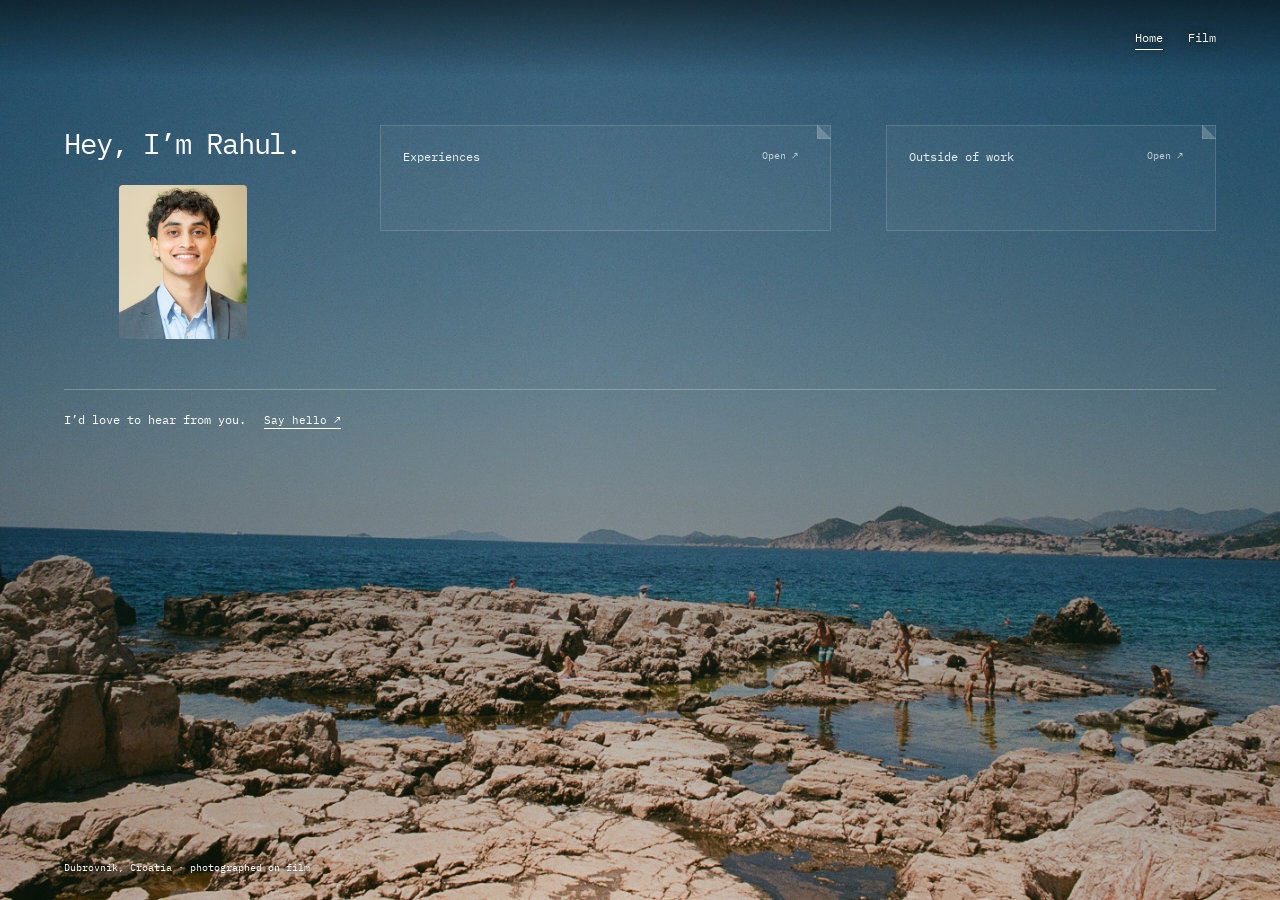
<file: index.html>
<!doctype html>
<html lang="en">
<head>
<meta charset="utf-8"><meta name="viewport" content="width=device-width,initial-scale=1">
<title>Rahul Mohankumar</title>
<meta name="description" content="Hey, I’m Rahul. I’m a software engineer currently based in San Francisco.">
<link rel="stylesheet" href="personal.css">
<link rel="stylesheet" href="postcard.css">
<link rel="stylesheet" href="profile-card.css"><link rel="stylesheet" href="open-photo.css"><style>.postcard-home .background-prose>p{font:16px/1.85 Georgia,serif;color:#fff;margin:0;max-width:480px}@media(max-width:650px){.postcard-home .background-prose>p{font-size:15px;line-height:1.8}}</style>



<link rel="stylesheet" href="three-columns.css">
<link rel="stylesheet" href="scrolls.css"><script src="scrolls.js" type="module"></script><link rel="stylesheet" href="typewriter.css"><link rel="stylesheet" href="navigation.css"></head>
<body class="postcard-home">
<img class="full-scene" src="assets/shoreline.jpg" alt="" aria-hidden="true" fetchpriority="high">
<div class="site">
<header class="site-nav"><nav aria-label="Main navigation"><a href="./" aria-current="page">Home</a><a href="film.html">Film</a></nav></header>
<main>
<section data-page="about" class="profile-home" aria-label="About Rahul">
<div class="profile-card">
<div class="profile-intro"><div><h1>Hey, I’m Rahul.</h1></div><div class="profile-photo"><img src="assets/rahul-portrait.jpg" alt="Rahul Mohankumar" width="1920" height="1280"></div></div>
<section class="profile-experience scroll-column" aria-label="Experiences"><div class="paper-scroll"><button class="scroll-toggle" aria-expanded="false" aria-controls="experience-scroll"><span>Experiences</span><span class="scroll-action">Open ↗</span></button><div id="experience-scroll" class="scroll-reveal" inert aria-hidden="true"><div class="scroll-clip"><div class="scroll-copy"><p>I studied Computer Science at the <a class="company-link" href="https://www.berkeley.edu/" target="_blank" rel="noopener noreferrer" aria-label="University of California, Berkeley (opens in a new tab)"><img src="assets/brands/berkeley.svg" alt="" width="16" height="16">University of California, Berkeley<span class="external-mark" aria-hidden="true">↗</span></a>, with minors in Data Science and Public Policy. My early work took me through startups and <a class="company-link" href="https://www.zetaglobal.com/sailthru/" target="_blank" rel="noopener noreferrer" aria-label="Sailthru (opens in a new tab)"><img src="assets/brands/sailthru-icon.svg" alt="" width="16" height="16">Sailthru<span class="external-mark" aria-hidden="true">↗</span></a>’s analytics team, before I joined <a class="company-link" href="https://www.visa.com/en-us" target="_blank" rel="noopener noreferrer" aria-label="Visa (opens in a new tab)"><img src="assets/brands/visa.ico" alt="" width="16" height="16">Visa<span class="external-mark" aria-hidden="true">↗</span></a> to combat fraud across billions of transactions. Today, at <a class="company-link" href="https://bretton.com/" target="_blank" rel="noopener noreferrer" aria-label="Bretton AI (opens in a new tab)"><img src="assets/brands/bretton-com.png" alt="" width="16" height="16">Bretton AI<span class="external-mark" aria-hidden="true">↗</span></a>, I’m helping build and deploy AI agents for financial institutions around the world.</p></div></div></div><span class="scroll-roll" aria-hidden="true"></span></div></section>
<section class="personal-prose scroll-column" aria-label="Outside of work"><div class="paper-scroll"><button class="scroll-toggle" aria-expanded="false" aria-controls="outside-scroll"><span>Outside of work</span><span class="scroll-action">Open ↗</span></button><div id="outside-scroll" class="scroll-reveal" inert aria-hidden="true"><div class="scroll-clip"><div class="scroll-copy"><p>Outside of work, I like playing guitar, traveling, and finding new coffee shops. I’ve also started shooting film—you can see <a href="film.html">some of my photos here</a>.</p></div></div></div><span class="scroll-roll" aria-hidden="true"></span></div></section>
<div class="profile-contact"><p>I’d love to hear from you.</p><a href="mailto:rahulmohankumar24@gmail.com">Say hello ↗</a></div>
</div><span class="profile-photo-caption">Dubrovnik, Croatia · photographed on film</span>
</section>
</main>

</div>
</body>
</html>
</file>
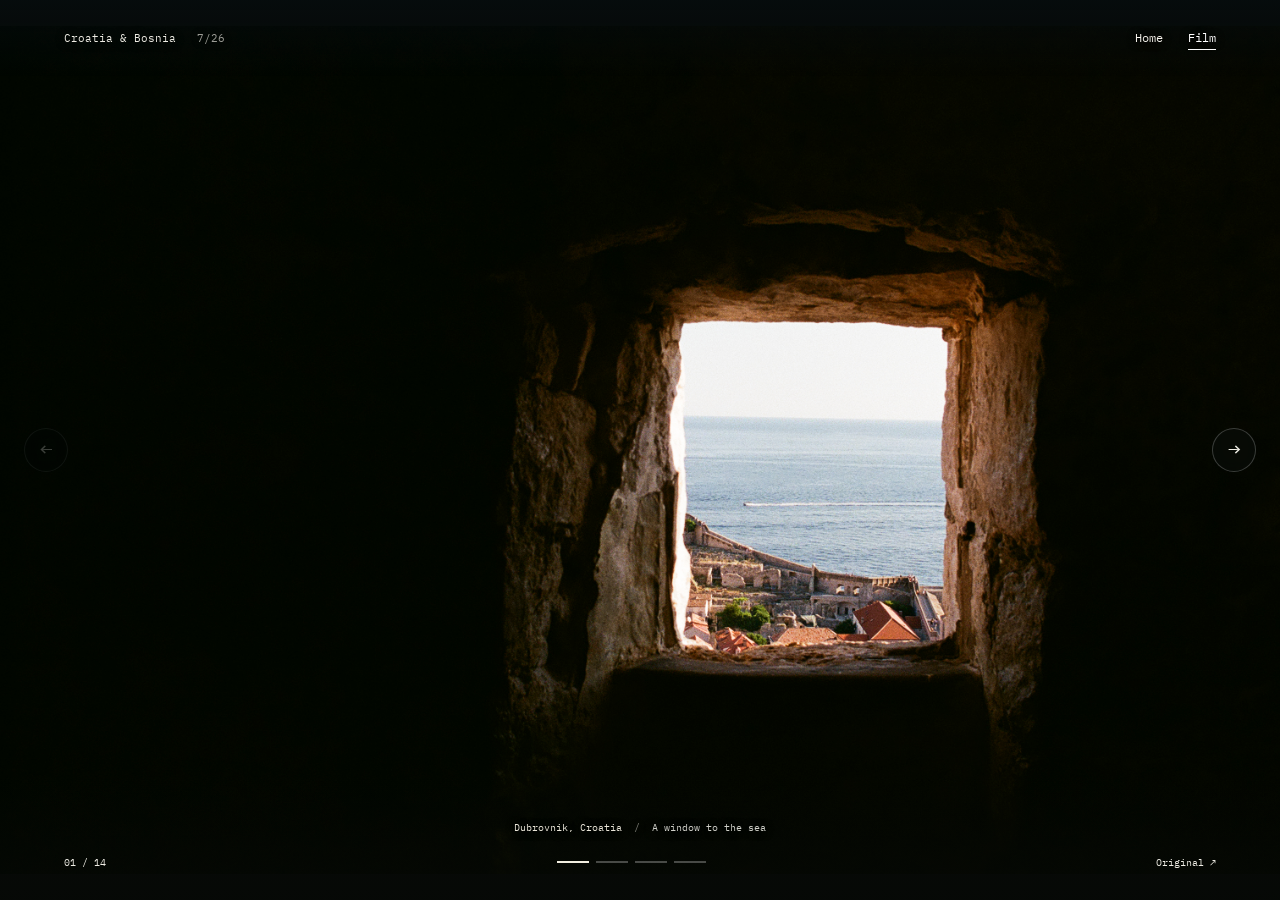
<file: croatia-bosnia.html>
<!doctype html><html lang="en"><head><meta charset="utf-8"><meta name="viewport" content="width=device-width,initial-scale=1"><title>Croatia &amp; Bosnia · Film</title><link rel="stylesheet" href="navigation.css"><link rel="stylesheet" href="film-gallery.css"><script src="film-viewer.js" type="module"></script></head><body>
<header class="site-nav"><nav aria-label="Main navigation"><a href="./">Home</a><a href="film.html" aria-current="page">Film</a></nav></header>
<main class="viewer" aria-label="Croatia and Bosnia photographs" aria-roledescription="carousel">
<a class="collection-name" href="film.html">Croatia &amp; Bosnia <span>7/26</span></a>
<figure class="photo-stage"><img id="frame" src="assets/stone-window.jpg" alt="A small stone window framing rooftops and the sea." fetchpriority="high"><figcaption id="photo-caption" aria-live="polite" aria-atomic="true"><span id="chapter">Dubrovnik, Croatia</span><span class="caption-divider">/</span><span id="photo-title">A window to the sea</span></figcaption></figure>
<button class="photo-arrow previous" aria-label="Previous photograph" disabled>←</button><button class="photo-arrow next" aria-label="Next photograph">→</button>
<div class="viewer-footer"><span id="photo-counter">01 / 14</span><div class="chapter-progress" aria-label="Photo chapters"></div><a id="original" href="assets/stone-window.jpg" target="_blank" rel="noopener">Original ↗</a></div>
<p class="load-message" role="status"></p><noscript><p class="no-script">Enable JavaScript to browse the collection.</p></noscript>
</main></body></html>
</file>
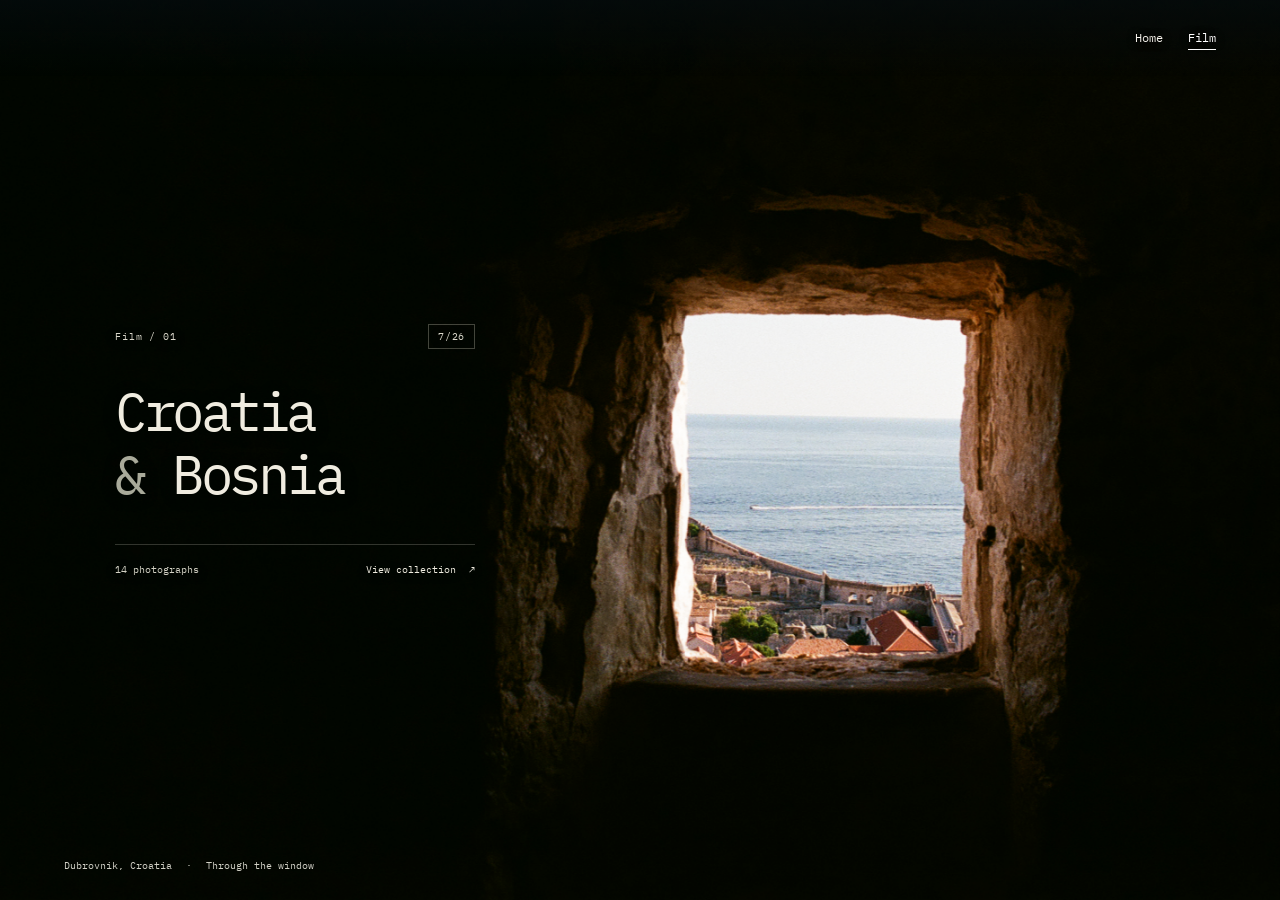
<file: film.html>
<!doctype html>
<html lang="en"><head><meta charset="utf-8"><meta name="viewport" content="width=device-width,initial-scale=1"><title>Film · Rahul Mohankumar</title><meta name="description" content="Photographs on film from Croatia and Bosnia, by Rahul Mohankumar."><link rel="stylesheet" href="film-cover.css"><link rel="stylesheet" href="navigation.css"></head>
<body><header class="site-nav"><nav aria-label="Main navigation"><a href="./">Home</a><a href="film.html" aria-current="page">Film</a></nav></header>
<img class="film-backdrop" src="assets/stone-window.jpg" alt="A stone window framing rooftops and the Adriatic Sea." fetchpriority="high">
<main class="film-cover"><a class="collection" href="croatia-bosnia.html" aria-label="View Croatia and Bosnia — 7/26, 14 photographs">
<div class="collection-meta"><span>Film / 01</span><span class="date-stamp">7/26</span></div>
<h1>Croatia<br><span class="ampersand">&amp;</span> Bosnia</h1>
<div class="collection-bottom"><span>14 photographs</span><span class="collection-open">View collection <span aria-hidden="true">↗</span></span></div>
</a></main>
<footer class="film-caption">Dubrovnik, Croatia <span>·</span> Through the window</footer>
</body></html>
</file>
<file: personal.css>
:root{color-scheme:light;--paper:#fff;--ink:#262626;--muted:#737373;--line:#e6e6e6;--accent:#333;--serif:Georgia,'Times New Roman',serif;--sans:-apple-system,BlinkMacSystemFont,'Segoe UI',sans-serif}*{box-sizing:border-box}body{margin:0;background:var(--paper);color:var(--ink);font:14px/1.6 var(--sans)}button,input,select,textarea{font:inherit}button{cursor:pointer;color:inherit}a{color:inherit;text-underline-offset:4px}button:focus-visible,a:focus-visible,input:focus-visible,select:focus-visible,textarea:focus-visible{outline:2px solid #555;outline-offset:4px}[hidden]{display:none!important}.site{max-width:1120px;margin:0 auto;padding:0 48px}.header{display:flex;justify-content:flex-end;padding:32px 0}.header nav{display:flex;gap:25px;font-size:12px}.header nav a{color:var(--muted);text-decoration:none}.header nav a[aria-current]{color:var(--ink);text-decoration:underline;text-underline-offset:6px}.home{padding:24px 0 46px}.introduction{display:flex;justify-content:space-between;align-items:center;gap:40px;margin-bottom:48px}.intro-text h1{font:400 32px/1.2 var(--serif);letter-spacing:-.8px;margin:0 0 16px}.intro-text p{font-size:15px;max-width:420px;margin:0 0 17px}.intro-text>a{font-size:12px}.portrait-frame{width:126px;height:142px;overflow:hidden;flex-shrink:0;margin-right:8px}.portrait-frame img{display:block;width:100%;height:100%;object-fit:cover;object-position:43% 35%;transform:scale(1.35);transform-origin:43% 35%}.section-label{font:400 12px/1.5 var(--sans);color:var(--muted);margin:0 0 25px}.experience-section,.education-section{border-top:1px solid var(--line);padding-top:24px}.career-entry{display:grid;grid-template-columns:minmax(200px,1fr) minmax(0,1.75fr);gap:48px;margin-bottom:30px}.company h3,.education-content h3{font:400 17px/1.4 var(--serif);margin:0 0 6px}.company p,.education-content>div:first-child p{font-size:11px;color:var(--muted);margin:0}.role h4,.education-content h4{font:400 13px/1.6 var(--sans);margin:0 0 7px}.role p,.education-content>div:last-child p{font:13px/1.7 var(--sans);color:#646464;margin:0;max-width:490px}.role-journey{list-style:none;padding:0;margin:0 0 12px;display:flex;flex-wrap:wrap;gap:3px 0;font-size:11px;line-height:1.8;color:#666}.role-journey li:not(:last-child):after{content:'→';display:inline-block;padding:0 9px;color:#aaa}.role-journey li:last-child{color:#262626}.education-section{margin-top:6px}.education-content{display:grid;grid-template-columns:minmax(200px,1fr) minmax(0,1.75fr);gap:48px}.footer{border-top:1px solid var(--line);padding:23px 0 30px;font:11px/1.5 var(--sans)}.watching{display:flex;align-items:baseline;flex-wrap:wrap;gap:12px;text-decoration:none}.footer-label{color:var(--muted)}#watching-title{font:italic 14px/1.5 var(--serif)}.page{padding:22px 0 45px}.elsewhere-heading h1{font:400 30px/1.2 var(--serif);letter-spacing:-.6px;margin:0 0 28px}.shelf-nav{display:flex;gap:25px;font-size:12px;border-bottom:1px solid var(--line);padding-bottom:14px;margin-bottom:28px}.shelf-nav a{text-decoration:none;color:var(--muted)}.shelf-nav a[aria-current]{color:var(--ink);text-decoration:underline}.collection-heading{display:flex;align-items:baseline;justify-content:space-between;gap:15px;flex-wrap:wrap;margin-bottom:23px}.collection-heading h2,.country-directory h2{font:400 22px/1.3 var(--serif);margin:0}.collection-heading>span,.country-count{font:11px/1.5 var(--sans);color:var(--muted)}.film{max-width:900px}.photo-view{margin:0}.photo-view>img{width:100%;height:auto;display:block}.photo-view figcaption{display:flex;justify-content:space-between;align-items:center;flex-wrap:wrap;gap:12px;font:11px/1.5 var(--sans);padding:12px 0;color:var(--muted)}#photo-title{font:italic 15px/1.5 var(--serif)}.photo-pagination{display:flex;align-items:center;gap:12px}.photo-pagination button{border:0;background:transparent;min-width:32px;min-height:36px;font-size:20px}.contact-sheet{display:grid;grid-template-columns:repeat(4,minmax(0,1fr));gap:22px 17px;margin-top:18px}.contact-sheet button{border:0;background:transparent;padding:0;text-align:left}.contact-sheet img{width:100%;height:auto;display:block}.contact-sheet span{font-size:10px;display:block;margin-top:8px;color:var(--muted)}.contact-sheet button[aria-pressed=true] span{text-decoration:underline;text-underline-offset:4px;color:var(--ink)}.globe-layout{display:grid;grid-template-columns:minmax(0,1.3fr) minmax(0,1fr);gap:35px;align-items:center}.globe{background:transparent;border:0;padding:0;width:100%;display:block;cursor:grab;touch-action:none}.globe:active{cursor:grabbing}.globe svg{display:block;width:100%}.globe-controls{display:flex;align-items:center;justify-content:center;gap:22px;font-size:12px;color:var(--muted)}.globe-controls button{border:0;background:transparent;font-size:21px;padding:8px}.selected-country{text-align:center;font:italic 16px/1.5 var(--serif);margin:13px 0 0}.country-directory{padding-top:18px}.country-count{margin:12px 0 20px}#country-list{display:grid;grid-template-columns:repeat(2,minmax(0,1fr));gap:4px 18px}#country-list button{font:14px/1.45 var(--serif);text-align:left;border:0;background:transparent;padding:5px 0;min-height:32px}#country-list button[aria-pressed=true]{text-decoration:underline;text-underline-offset:4px}.section-intro{font:15px/1.5 var(--serif);color:var(--muted);margin:0 0 25px}.log-group{margin:30px 0}.log-group h2{font:italic 20px/1.4 var(--serif);margin:0 0 14px}.public-entry{padding:17px 0;border-top:1px solid var(--line)}.public-entry h3{font:400 21px/1.3 var(--serif);margin:0}.entry-meta{font-size:11px;color:var(--muted);margin-top:8px}.public-entry p{margin:10px 0 0;font-size:14px;white-space:pre-wrap;overflow-wrap:anywhere}.favorite-mark{font:14px/1 var(--sans);margin-left:9px}
@media(max-width:760px){.site{padding:0 30px}.career-entry,.education-content{grid-template-columns:minmax(160px,1fr) minmax(0,1.5fr);gap:28px}.globe-layout{grid-template-columns:1fr;gap:25px}.globe-area{max-width:440px;width:100%;margin:auto}.introduction{gap:28px}.intro-text p{max-width:340px}}
@media(max-width:520px){.site{padding:0 24px}.header{padding:25px 0}.home{padding:15px 0 32px}.introduction{gap:20px;align-items:flex-start;margin-bottom:32px}.intro-text h1{font-size:27px;margin-bottom:12px}.intro-text p{font-size:13px;margin-bottom:12px}.portrait-frame{width:83px;height:100px;margin:3px 0 0}.career-entry,.education-content{grid-template-columns:1fr;gap:11px}.career-entry{margin-bottom:28px}.section-label{margin-bottom:22px}.company h3,.education-content h3{font-size:17px}.role p{font-size:12px}.role-journey{font-size:10px}.role-journey li:not(:last-child):after{padding:0 6px}.contact-sheet{grid-template-columns:repeat(2,minmax(0,1fr));gap:20px 12px}.photo-pagination{gap:5px}.footer{padding:20px 0}.watching{gap:7px 10px}.education-content>div:last-child p{font-size:12px}}

/* Quiet photographic character, with the career remaining the main content. */
:root{--paper:#f6f3ec;--ink:#30332f;--muted:#73766e;--line:#dcded4}body{background:#e7e8e1}.site{background:var(--paper);max-width:1120px;margin:28px auto;padding:0 48px}.header{padding:28px 0}.intro-text h1{font-size:34px;letter-spacing:-1px}.intro-text p{font:17px/1.6 var(--serif);max-width:400px}.portrait-frame{width:126px;height:142px;margin-right:0}.portrait-frame img{object-position:36% 32%;transform:scale(1.25);transform-origin:center}.section-label{font:italic 15px/1.5 var(--serif)}.company h3,.education-content h3{font-size:18px}.role p,.education-content>div:last-child p{font:15px/1.65 var(--serif);color:#64675f}.role h4{font-size:12px}.career-entry{margin-bottom:28px}.home-film{display:block;margin-top:35px;text-decoration:none}.home-film>img{display:block;width:100%;height:170px;object-fit:cover;object-position:center 71%}.home-film>span{display:flex;justify-content:space-between;gap:15px;padding-top:10px;color:var(--muted);font:italic 12px/1.5 var(--serif)}.home-film>span>span{font:10px/1.5 var(--sans)}.home{padding-bottom:27px}.footer{padding-bottom:24px}
@media(max-width:1180px){.site{margin:20px 24px}}
@media(max-width:760px){.site{padding:0 30px;margin:16px}.intro-text p{font-size:16px}.home-film>img{height:145px}}
@media(max-width:520px){.site{padding:0 22px;margin:8px}.header{padding:22px 0}.introduction{gap:17px}.intro-text h1{font-size:27px}.intro-text p{font-size:14px}.portrait-frame{width:88px;height:106px}.role p,.education-content>div:last-child p{font-size:14px}.home-film>img{height:130px}}
/* A full-window photograph around a readable personal page. */
body{background:#aec6cb;padding:32px 5vw}.full-scene{position:fixed;inset:0;width:100%;height:100%;object-fit:cover;object-position:center;z-index:-1;pointer-events:none}.site{max-width:850px;margin:0;background:rgba(246,243,236,.96);padding:0 40px;box-shadow:0 3px 30px #0000000d}.header{padding:24px 0 16px}.home{padding-top:20px}.introduction{margin-bottom:31px;gap:30px}.intro-text h1{font-size:30px}.intro-text p{font-size:16px;max-width:450px;margin-bottom:12px}.intro-text .free-time{font-size:14px;line-height:1.6;color:#64675f;max-width:390px}.portrait-frame{width:92px;height:108px}.experience-section{padding-top:20px}.story-heading{display:flex;align-items:baseline;justify-content:space-between;margin-bottom:15px}.story-heading .section-label{margin:0}#story-position{font:10px var(--sans);color:var(--muted)}.story-tabs{display:grid;grid-template-columns:repeat(4,minmax(0,1fr));border-bottom:1px solid var(--line);gap:15px}.story-tabs button{border:0;border-bottom:2px solid transparent;background:transparent;padding:9px 0 11px;text-align:left;font:11px/1.5 var(--sans);color:var(--muted);margin-bottom:-1px}.story-tabs button[aria-selected=true]{border-color:var(--ink);color:var(--ink)}.story-panels{min-height:195px;padding-top:22px}.story-panels h3{font:400 25px/1.3 var(--serif);margin:7px 0 12px}.story-date{font:10px/1.5 var(--sans);color:var(--muted)}.story-panels p{font:15px/1.65 var(--serif);max-width:570px;margin:0;color:#535951}.story-panels .role-journey{font-size:10px;margin-bottom:12px}.story-controls{display:flex;justify-content:space-between;gap:20px;padding:4px 0 20px}.story-controls button{background:transparent;border:0;font:11px/1.5 var(--sans);padding:5px 0}.story-controls button:disabled{opacity:.35;cursor:default}.education-section{margin-top:0;padding-top:20px}.education-section .section-label{margin-bottom:18px}.education-content{grid-template-columns:1.2fr 1fr;gap:25px}.education-content h3{font-size:17px}.education-content>div:last-child p{font-size:13px}.footer{padding:18px 0 22px}.page{padding-top:20px}
@media(min-width:1500px){body{padding-left:8vw}}
@media(max-width:760px){body{padding:20px}.site{margin:0;padding:0 28px}.introduction{gap:20px}.story-panels{min-height:210px}.education-content{grid-template-columns:1fr;gap:12px}}
@media(max-width:520px){body{padding:12px}.site{padding:0 22px;background:rgba(246,243,236,.97)}.header{padding:22px 0 10px}.intro-text h1{font-size:26px}.intro-text p{font-size:14px}.intro-text .free-time{font-size:13px}.portrait-frame{width:72px;height:88px}.introduction{gap:17px}.story-tabs{gap:12px}.story-tabs button{font-size:10px}.story-panels{min-height:238px}.story-panels h3{font-size:23px}.story-panels p{font-size:14px}.story-panels .role-journey{font-size:10px}.full-scene{object-position:65% center}}
</file>
<file: postcard.css>
/* Text printed directly over the photograph, like a personal postcard. */
body.postcard-home{padding:0;background:#92b8c8;color:#fff}.postcard-home .full-scene{object-position:center;z-index:-2}.postcard-home:before{content:'';position:fixed;inset:0;z-index:-1;pointer-events:none;background:linear-gradient(90deg,rgba(5,22,27,.67),rgba(5,22,27,.38) 49%,rgba(5,22,27,.03) 82%)}.postcard-home .site{max-width:none;width:100%;min-height:100svh;margin:0;background:none;box-shadow:none;padding:0 5vw;display:flex;flex-direction:column}.postcard-home .header{padding:26px 0 16px}.postcard-home .header nav a{color:#f4f4edb8}.postcard-home .header nav a[aria-current]{color:white}.postcard-home main{flex:1}.postcard-home .home{max-width:630px;padding:14px 0 24px}.postcard-home .introduction{gap:26px;margin-bottom:25px;align-items:center}.postcard-home .intro-text h1{font-size:33px;color:#fff}.postcard-home .intro-text p{font-size:15px;color:#fff;max-width:430px}.postcard-home .intro-text .free-time{font-size:13px;color:#f0f2ed;max-width:410px}.postcard-home .intro-text>a{color:white;font-size:11px}.postcard-home .portrait-frame{width:70px;height:82px;flex-shrink:0}.postcard-home .section-label{color:#f0f1e9;font:italic 14px/1.5 var(--serif);margin:0 0 18px}.postcard-home .experience-section,.postcard-home .education-section{border-color:#ffffff40;padding-top:17px}.postcard-home .career-entry{grid-template-columns:170px minmax(0,1fr);gap:22px;margin-bottom:19px}.postcard-home .company h3,.postcard-home .education-content h3{font-size:17px;color:#fff}.postcard-home .company p,.postcard-home .education-content>div:first-child p{color:#e7ece8;font-size:10px}.postcard-home .role h4,.postcard-home .education-content h4{color:#fff;font-size:11px;margin-bottom:5px}.postcard-home .role p,.postcard-home .education-content>div:last-child p{color:#f1f2ec;font:13px/1.6 var(--serif)}.postcard-home .role-journey{color:#e4eae7;font-size:9px;margin-bottom:7px}.postcard-home .role-journey li:last-child{color:#fff}.postcard-home .role-journey li:not(:last-child):after{color:#e4eae7;padding:0 5px}.postcard-home .education-content{grid-template-columns:1fr 1fr;gap:25px}.postcard-home .education-section .section-label{margin-bottom:15px}.postcard-home .footer{border:0;color:white;padding:20px 0 25px;display:flex;align-items:center;justify-content:space-between;gap:20px}.location-caption{display:none}.postcard-home .location-caption{display:block;font:11px/1.5 var(--sans);letter-spacing:.3px}.postcard-home .footer-label{color:#e1e8e5}.postcard-home #watching-title{color:white;font-size:13px}.postcard-home .watching{font-size:10px}.postcard-home a:focus-visible{outline-color:#fff}
@media(min-width:1500px){.postcard-home .site{padding:0 7vw}.postcard-home .home{padding-top:35px}}
@media(max-width:760px){.postcard-home .site{padding:0 30px}.postcard-home:before{background:linear-gradient(90deg,#071b25b5,#071b2570)}.postcard-home .home{max-width:600px}.postcard-home .full-scene{object-position:60% center}}
@media(max-width:520px){.postcard-home .site{padding:0 24px}.postcard-home .header{padding:23px 0 15px}.postcard-home .home{padding-top:12px}.postcard-home .introduction{gap:16px;margin-bottom:25px;align-items:flex-start}.postcard-home .intro-text h1{font-size:28px}.postcard-home .intro-text p{font-size:14px}.postcard-home .portrait-frame{width:62px;height:76px;margin-top:4px}.postcard-home .career-entry{grid-template-columns:1fr;gap:6px;margin-bottom:22px}.postcard-home .company h3{font-size:18px}.postcard-home .role p{font-size:14px}.postcard-home .role-journey{font-size:10px}.postcard-home .education-content{grid-template-columns:1fr;gap:10px}.postcard-home .footer{align-items:flex-start;flex-direction:column;gap:12px;padding-top:5px}.postcard-home .full-scene{object-position:65% center}.postcard-home:before{background:#091e288a}}
</file>
<file: profile-card.css>
/* Homepage card: shared alignment, readable metadata, and quiet typography. */
.postcard-home .site{padding:0 5vw}.postcard-home .header{padding:20px 0 14px}.profile-home{display:flex;flex-direction:column;align-items:flex-start;padding:4px 0 18px}.profile-card{width:800px;max-width:100%;padding:26px 30px 21px;display:grid;grid-template-columns:minmax(0,1.95fr) minmax(0,1fr);gap:0 32px;background:#f6f3ec;color:#30332f;box-shadow:0 3px 22px #0000000d}.profile-intro{grid-column:1 / -1;display:flex;justify-content:space-between;align-items:center;gap:24px;margin-bottom:22px}.profile-intro h1{font:400 27px/1.2 Georgia,serif;letter-spacing:-.6px;margin:0 0 9px}.profile-intro p{font:15px/1.5 Georgia,serif;margin:0 0 9px}.profile-intro a{font:11px/1.5 var(--sans);color:#51564e;text-decoration-thickness:1px}.profile-photo{width:72px;height:84px;overflow:hidden;flex-shrink:0}.profile-photo img{display:block;width:100%;height:100%;object-fit:cover;object-position:36% 32%;transform:scale(1.25)}.profile-experience,.profile-education{border-top:1px solid #dadcd2;padding-top:17px}.profile-experience{grid-column:1}.profile-education{grid-column:2;grid-row:2;margin:0}.profile-card h2{font:400 11px/1.5 var(--sans);color:#686e62;margin:0 0 18px}.profile-row{display:grid;grid-template-columns:118px minmax(0,1fr);gap:16px;margin-bottom:19px}.profile-row:last-child{margin-bottom:0}.profile-card h3{font:400 15px/1.45 Georgia,serif;margin:0 0 4px}.profile-role{display:block;font:10px/1.65 var(--sans);color:#454d41}.profile-date{display:block;font:10px/1.6 var(--sans);color:#6c7366;margin-top:3px}.profile-row p,.profile-education p{font:13px/1.55 Georgia,serif;color:#535d4e;margin:6px 0 0}.profile-education h3{line-height:1.5}.profile-education p{margin-top:11px}.profile-interests{grid-column:1 / -1;border-top:1px solid #dadcd2;padding-top:13px;margin:20px 0 0;font:13px/1.6 Georgia,serif;color:#646c5e}.profile-photo-caption{display:block;position:fixed;left:5vw;bottom:22px;margin:0;color:white;font:11px/1.5 var(--sans);text-shadow:0 1px 5px #000b}.postcard-home .footer{justify-content:flex-end;padding:8px 0 20px}.postcard-home:before{background:linear-gradient(90deg,#05161b15,transparent 80%)}.profile-card a:hover{color:#242a20}.profile-card a:focus-visible{outline-color:#51564e}
@media(max-width:1000px){.profile-photo-caption{position:static;align-self:flex-start;margin-top:17px}.postcard-home .footer{padding-top:0}}
@media(max-width:760px){.postcard-home .site{padding:0 24px}.profile-card{grid-template-columns:minmax(0,1.8fr) minmax(0,1fr);gap:0 24px;padding:24px}.profile-row{grid-template-columns:1fr;gap:3px;margin-bottom:18px}.profile-role{font-size:11px}.profile-card h3{font-size:15px}}
@media(max-width:520px){.postcard-home .site{padding:0 16px}.profile-home{padding-top:3px}.profile-card{display:block;padding:23px}.profile-intro{gap:16px;margin-bottom:22px;align-items:flex-start}.profile-intro h1{font-size:25px}.profile-intro p{font-size:14px}.profile-photo{width:66px;height:80px;margin-top:2px}.profile-row{grid-template-columns:1fr;gap:3px;margin-bottom:20px}.profile-role{font-size:11px;line-height:1.7}.profile-date{font-size:10px}.profile-row p{font-size:14px}.profile-education{margin-top:22px;padding-top:17px}.profile-education p{font-size:14px}.profile-interests{font-size:13px;margin-top:20px}.profile-photo-caption{font-size:10px}.postcard-home .footer{padding-bottom:20px;align-items:flex-start}.postcard-home:before{background:#05161b15}}

.visa-progression{display:flex;flex-wrap:wrap;gap:0 4px}.visa-progression>span{white-space:nowrap}

.profile-intro .profile-bio-interests{max-width:410px;font:13px/1.6 Georgia,serif;color:#646c5e;margin:0 0 12px}.profile-intro{align-items:flex-start}.profile-photo{margin-top:2px}.profile-education p{margin-top:7px}@media(max-width:520px){.profile-intro .profile-bio-interests{font-size:13px}}
</file>
<file: open-photo.css>
.postcard-home .site{padding:0 5vw;min-height:100svh}.postcard-home .header{padding:26px 0 16px}.return-current{position:absolute;top:27px;left:5vw;font:11px/1.5 var(--sans);color:#fff;text-decoration:none}.postcard-home .profile-home{padding:32px 0 20px;display:block}.postcard-home .profile-card{width:100%;max-width:1200px;margin:0 auto;padding:0;background:none;border:0;box-shadow:none;color:white;display:grid;grid-template-columns:minmax(0,1fr) minmax(0,1fr);column-gap:clamp(60px,12vw,180px);row-gap:25px}.postcard-home .profile-intro{grid-column:1;grid-row:1;align-items:flex-start;justify-content:flex-start;gap:22px;margin:0}.postcard-home .profile-intro h1{font:400 34px/1.2 Georgia,serif;color:white;letter-spacing:-.7px;margin-bottom:16px}.postcard-home .profile-intro p{font:17px/1.6 Georgia,serif;max-width:360px;color:white;margin-bottom:15px}.postcard-home .profile-intro .profile-bio-interests{font:15px/1.6 Georgia,serif;color:#f4f4ef;max-width:330px}.postcard-home .profile-intro a{color:white;font-size:11px}.postcard-home .profile-photo{width:65px;height:78px;margin-top:5px;order:-1}.postcard-home .profile-experience{grid-column:2;grid-row:1 / span 2;border:0;padding:0;margin:0}.postcard-home .profile-card h2{font:italic 16px/1.5 Georgia,serif;color:white;margin-bottom:22px}.postcard-home .profile-row{grid-template-columns:1fr;gap:3px;margin-bottom:22px}.postcard-home .profile-card h3{font:400 18px/1.4 Georgia,serif;color:white;margin-bottom:3px}.postcard-home .profile-role{font:11px/1.6 var(--sans);color:#f1f4f1}.postcard-home .profile-row p{font:15px/1.6 Georgia,serif;color:#fff;margin-top:5px;max-width:440px}.postcard-home .profile-education{grid-column:1;grid-row:2;align-self:start;border:0;padding:0;margin:0 0 0 87px;max-width:360px}.postcard-home .profile-education h2{margin-bottom:13px}.postcard-home .profile-education p{font:15px/1.6 Georgia,serif;color:white;margin-top:7px}.postcard-home .profile-photo-caption{position:fixed;bottom:25px;left:5vw;font:11px/1.5 var(--sans);color:white;margin:0}.postcard-home .footer{padding:18px 0 25px}.postcard-home .profile-card a:focus-visible{outline-color:white}.postcard-home:before{background:linear-gradient(180deg,rgba(8,29,39,.46),rgba(8,29,39,.39) 57%,rgba(8,29,39,.12)),linear-gradient(90deg,#061a2420,transparent 45%,#061a2420)}
@media(min-height:900px) and (min-width:1000px){.postcard-home .profile-home{padding-top:65px}.postcard-home .profile-card{row-gap:50px}}
@media(max-width:1000px){.postcard-home .profile-card{column-gap:50px}.postcard-home .profile-intro{display:block}.postcard-home .profile-photo{margin:18px 0 0;width:65px;height:78px}.postcard-home .profile-education{margin-left:0}.postcard-home .profile-photo-caption{position:static;margin-top:24px}.postcard-home .profile-intro h1{font-size:31px}.postcard-home .profile-row p{font-size:14px}}
@media(max-width:650px){.postcard-home .site{padding:0 24px}.return-current{left:24px;font-size:10px}.postcard-home .header{padding-top:26px}.postcard-home .profile-home{padding-top:25px}.postcard-home .profile-card{display:flex;flex-direction:column;gap:32px}.postcard-home .profile-intro{display:flex;gap:18px}.postcard-home .profile-photo{order:0;flex-shrink:0;margin-top:4px}.postcard-home .profile-intro h1{font-size:29px}.postcard-home .profile-intro p{font-size:15px}.postcard-home .profile-intro .profile-bio-interests{font-size:14px}.postcard-home .profile-card h2{margin-bottom:17px}.postcard-home .profile-row{margin-bottom:23px}.postcard-home .profile-row p{font-size:15px}.postcard-home .profile-education{margin:0}.postcard-home .profile-photo-caption{font-size:10px;margin-top:28px}.postcard-home:before{background:#061c2b85}.postcard-home .footer{align-items:flex-start}}
body:not(.postcard-home) .return-current{position:static;display:block;color:#30332f;margin:0 0 15px}
</file>
<file: three-columns.css>
.postcard-home .profile-card{grid-template-columns:minmax(0,.9fr) minmax(0,1.2fr) minmax(0,.85fr);column-gap:55px;row-gap:42px;align-items:start;max-width:1280px}.postcard-home .profile-intro{grid-column:1;grid-row:1;display:flex;flex-direction:column;gap:20px;margin:0}.postcard-home .profile-photo{order:0;margin:0;width:70px;height:84px}.postcard-home .profile-intro h1{font-size:33px;margin:0 0 20px}.postcard-home .profile-intro p{font-size:17px;line-height:1.7;margin:0;max-width:300px}.postcard-home .profile-experience{grid-column:2;grid-row:1}.postcard-home .background-prose>p,.postcard-home .personal-prose>p{font:16px/1.85 Georgia,serif;color:#fff;margin:0}.postcard-home .personal-prose{grid-column:3;grid-row:1}.postcard-home .profile-contact{grid-column:1 / -1;grid-row:2;display:flex;align-items:baseline;gap:18px;border-top:1px solid #ffffff40;padding-top:20px}.profile-contact p{font:15px/1.5 Georgia,serif;margin:0}.profile-contact>a{color:white;font:12px/1.5 var(--sans);text-underline-offset:4px}.postcard-home .profile-home{padding-top:42px}
@media(min-height:900px) and (min-width:1000px){.postcard-home .profile-home{padding-top:65px}}
@media(max-width:1100px){.postcard-home .profile-card{column-gap:32px;grid-template-columns:minmax(0,.9fr) minmax(0,1.25fr) minmax(0,.85fr)}.postcard-home .profile-intro h1{font-size:30px}.postcard-home .profile-intro p,.postcard-home .background-prose>p,.postcard-home .personal-prose>p{font-size:15px;line-height:1.8}}
@media(max-width:800px){.postcard-home .profile-card{display:flex;flex-direction:column;gap:30px;max-width:580px;margin:0}.postcard-home .profile-intro{flex-direction:row;align-items:flex-start;gap:25px;width:100%}.postcard-home .profile-intro>div:first-child{flex:1}.postcard-home .profile-intro p{max-width:350px}.postcard-home .profile-contact{width:100%}.postcard-home .profile-home{padding-top:30px}.postcard-home .profile-photo-caption{position:static;margin-top:28px}.postcard-home .profile-contact p{font-size:14px}}
@media(max-width:520px){.postcard-home .profile-card{gap:27px}.postcard-home .profile-intro h1{font-size:28px}.postcard-home .profile-photo{width:62px;height:76px}.postcard-home .profile-intro{gap:18px}.postcard-home .profile-contact{gap:15px;flex-wrap:wrap}}
/* Anchor the introduction with a properly sized portrait. */
.postcard-home .profile-intro{display:grid;grid-template-columns:108px minmax(0,1fr);gap:20px;align-items:start}.postcard-home .profile-intro>div:first-child{grid-column:2;grid-row:1}.postcard-home .profile-photo{grid-column:1;grid-row:1;width:108px;height:132px;margin:0;order:0}.postcard-home .profile-intro h1{font-size:31px;line-height:1.2;margin:0 0 15px}.postcard-home .profile-intro p{font-size:16px;line-height:1.7}.postcard-home .profile-photo img{object-position:36% 32%;transform:scale(1.25)}
@media(min-width:1101px){.postcard-home .profile-card{grid-template-columns:minmax(0,1.08fr) minmax(0,1.2fr) minmax(0,.85fr);column-gap:42px}}
@media(min-width:801px) and (max-width:1100px){.postcard-home .profile-intro{grid-template-columns:1fr;gap:20px}.postcard-home .profile-photo{grid-column:1;grid-row:1;width:110px;height:132px}.postcard-home .profile-intro>div:first-child{grid-column:1;grid-row:2}}
@media(max-width:800px){.postcard-home .profile-intro{display:grid;grid-template-columns:110px minmax(0,1fr);gap:24px;align-items:center}.postcard-home .profile-photo{grid-column:1;grid-row:1;width:110px;height:132px}.postcard-home .profile-intro>div:first-child{grid-column:2;grid-row:1}.postcard-home .profile-intro h1{font-size:30px}.postcard-home .profile-intro p{font-size:16px}}
@media(max-width:520px){.postcard-home .profile-intro{grid-template-columns:96px minmax(0,1fr);gap:20px}.postcard-home .profile-photo{width:96px;height:120px}.postcard-home .profile-intro h1{font-size:27px}.postcard-home .profile-intro p{font-size:15px}}
/* A simple identity column now that the greeting stands alone. */
.postcard-home .profile-intro{display:flex;flex-direction:column;align-items:flex-start;gap:22px}.postcard-home .profile-intro>div:first-child{flex:none}.postcard-home .profile-intro h1{margin:0;font-size:33px;line-height:1.2}.postcard-home .profile-photo{width:128px;height:154px;margin:0;order:0}.postcard-home .profile-card{grid-template-columns:minmax(0,.75fr) minmax(0,1.3fr) minmax(0,.95fr);column-gap:55px}
@media(max-width:1100px){.postcard-home .profile-card{column-gap:35px}.postcard-home .profile-intro h1{font-size:30px}.postcard-home .profile-photo{width:116px;height:140px}}
@media(max-width:800px){.postcard-home .profile-card{display:flex}.postcard-home .profile-intro{flex-direction:row;align-items:center;justify-content:space-between;gap:24px}.postcard-home .profile-photo{width:106px;height:128px}.postcard-home .profile-intro h1{font-size:32px}}
@media(max-width:520px){.postcard-home .profile-intro{gap:20px}.postcard-home .profile-intro h1{font-size:29px}.postcard-home .profile-photo{width:100px;height:120px}}
/* Center the portrait under the greeting as one identity group. */
.postcard-home .profile-intro{width:fit-content;max-width:100%;align-items:center}.postcard-home .profile-intro h1{text-align:center}.postcard-home .profile-photo{border-radius:4px}
@media(max-width:800px){.postcard-home .profile-intro{width:100%;flex-direction:row;align-items:center}.postcard-home .profile-intro h1{text-align:left}}
</file>
<file: scrolls.css>
/* Subtle translucent disclosures over the photograph. */
.postcard-home .profile-card{align-items:start}.paper-scroll{position:relative;background:rgba(242,247,245,.035);color:#fff;border:1px solid rgba(255,255,255,.14);border-radius:0;box-shadow:none;transition:background .35s ease,border-color .35s ease,backdrop-filter .35s ease}.paper-scroll:before,.scroll-roll{display:none}.scroll-toggle{position:relative;width:100%;min-height:104px;display:flex;justify-content:space-between;align-items:flex-start;gap:18px;text-align:left;padding:22px;background:transparent;border:0;cursor:pointer;color:rgba(255,255,255,.9);font:11px/1.5 var(--sans);letter-spacing:.25px}.scroll-action{font:10px/1.5 var(--sans);color:rgba(255,255,255,.7);padding-right:10px}.scroll-toggle:after{content:'';position:absolute;right:-1px;top:-1px;width:13px;height:13px;background:linear-gradient(45deg,rgba(255,255,255,.24) 0 48%,rgba(255,255,255,.05) 49% 100%);border-left:1px solid #ffffff45;border-bottom:1px solid #ffffff45;transition:width .25s,height .25s}.scroll-toggle:hover:after{width:18px;height:18px}.scroll-toggle:focus-visible{outline:2px solid #fff;outline-offset:4px}.scroll-reveal{display:grid;grid-template-rows:0fr;opacity:0;transition:grid-template-rows .65s cubic-bezier(.2,.7,.2,1),opacity .35s ease}.paper-scroll.is-open{background:rgba(18,40,49,.25);border-color:rgba(255,255,255,.22);backdrop-filter:blur(14px);-webkit-backdrop-filter:blur(14px)}.paper-scroll.is-open .scroll-reveal{grid-template-rows:1fr;opacity:1}.paper-scroll.is-open .scroll-toggle{min-height:64px;padding-bottom:19px}.scroll-clip{overflow:hidden;min-height:0}.scroll-copy{padding:0 22px 25px}.postcard-home .scroll-copy p{font:15px/1.8 Georgia,serif;color:#fff;margin:0}.scroll-copy a{color:inherit;text-underline-offset:4px}.scroll-copy a:focus-visible{outline-color:#fff}.postcard-home .profile-contact{margin-top:8px}.scroll-toggle:hover .scroll-action{color:white}
@media(max-width:1100px){.scroll-toggle{padding:19px;min-height:94px}.scroll-copy{padding:0 19px 22px}.postcard-home .scroll-copy p{font-size:14px}}
@media(max-width:800px){.postcard-home .scroll-column{width:100%}.scroll-toggle{padding:22px;min-height:90px}.scroll-copy{padding:0 22px 25px}.postcard-home .scroll-copy p{font-size:15px}}
@media(prefers-reduced-motion:reduce){.scroll-reveal,.paper-scroll,.scroll-toggle:after{transition:none}}
</file>
<file: typewriter.css>
@import url('https://fonts.googleapis.com/css2?family=IBM+Plex+Mono:wght@400;500&display=swap');
body.postcard-home{--terminal-font:'IBM Plex Mono','SFMono-Regular',Consolas,monospace}
.postcard-home .profile-intro h1{font-family:var(--terminal-font);font-weight:400;font-size:29px;line-height:1.3;letter-spacing:-1.2px}
.postcard-home .header nav a,.postcard-home .scroll-toggle,.postcard-home .scroll-action,.postcard-home .profile-contact p,.postcard-home .profile-contact>a,.postcard-home .profile-photo-caption{font-family:var(--terminal-font);font-weight:400;letter-spacing:0}
.postcard-home .scroll-toggle{font-size:12px;line-height:1.5}.postcard-home .scroll-action{font-size:10px}.postcard-home .scroll-copy p{font-family:var(--terminal-font);font-size:13px;line-height:1.9;font-weight:400}.postcard-home .profile-contact p{font-size:12px;line-height:1.6}.postcard-home .profile-contact>a{font-size:11px}.postcard-home .header nav a{font-size:12px}.postcard-home .profile-photo-caption{font-size:10px}
@media(max-width:650px){.postcard-home .profile-intro h1{font-size:26px}.postcard-home .scroll-copy p{font-size:12px;line-height:1.9}}

.postcard-home .scroll-copy .company-link{color:#fff;text-decoration:underline;text-decoration-color:#ffffff70;text-underline-offset:3px;box-decoration-break:clone;-webkit-box-decoration-break:clone}.company-link img{display:inline-block;width:16px;height:16px;object-fit:contain;vertical-align:-3px;margin-right:5px;background:#f4f3ed;border-radius:3px;padding:2px}.company-link .external-mark{font-size:10px;opacity:.7;margin-left:3px}.postcard-home .scroll-copy .company-link:hover{text-decoration-color:#fff}.postcard-home .scroll-copy .company-link:focus-visible{outline:2px solid white;outline-offset:3px}
.company-link:not([href*="berkeley.edu"]){white-space:nowrap}
</file>
<file: navigation.css>
@import url('https://fonts.googleapis.com/css2?family=IBM+Plex+Mono:wght@400;500&display=swap');
body .site-nav{position:fixed;inset:0 0 auto;z-index:50;display:flex;justify-content:flex-end;align-items:center;margin:0;padding:18px 5vw;background:linear-gradient(180deg,rgba(5,13,16,.58),rgba(5,13,16,0));border:0;pointer-events:none;box-sizing:border-box}
body .site-nav nav{display:flex;align-items:center;gap:25px;pointer-events:auto}
body .site-nav a{display:inline-flex;align-items:center;min-height:40px;color:#f8f5ee;text-decoration:none;font:400 12px/1.5 'IBM Plex Mono',monospace;text-shadow:0 1px 8px #0008}
body .site-nav a[aria-current="page"]{color:#fff;text-decoration:underline;text-underline-offset:7px;text-decoration-thickness:1px}
body .site-nav a:hover{text-decoration:underline;text-underline-offset:7px}
body .site-nav a:focus-visible{outline:1px solid white;outline-offset:5px}
.postcard-home .site>main{padding-top:60px}
@media(max-width:650px){body .site-nav{padding:16px 24px}.postcard-home .site>main{padding-top:60px}}
</file>
<file: film-gallery.css>
*{box-sizing:border-box}html{background:#080a08;color:#efede5;color-scheme:dark}body{margin:0;font:11px/1.5 'IBM Plex Mono',monospace}a{color:inherit;text-decoration:none}button{font:inherit;color:inherit}.viewer{height:100svh;min-height:340px;position:relative;overflow:hidden}.photo-stage{position:absolute;inset:0;margin:0}.photo-stage img{width:100%;height:100%;object-fit:contain;display:block}.collection-name{position:absolute;top:30px;left:5vw;z-index:51;text-shadow:0 1px 8px #000}.collection-name span{opacity:.65;margin-left:14px}figcaption{position:absolute;bottom:65px;left:5vw;right:5vw;display:flex;justify-content:center;gap:12px;font-size:10px;text-shadow:0 1px 8px black}.caption-divider{opacity:.5}#chapter{color:#eae6d9}#photo-title{color:#d0d0c9}.viewer:after{content:'';position:absolute;bottom:0;left:0;right:0;height:125px;background:linear-gradient(transparent,#050805bd);pointer-events:none}.photo-arrow{position:absolute;top:50%;transform:translateY(-50%);z-index:3;border:1px solid #ffffff35;border-radius:50%;background:#0b100b75;backdrop-filter:blur(8px);width:44px;height:44px;font-size:21px;cursor:pointer;transition:background .2s}.previous{left:24px}.next{right:24px}.photo-arrow:hover{background:#0b100bcc}.photo-arrow:disabled{opacity:.25;cursor:default}.viewer-footer{position:absolute;bottom:22px;left:5vw;right:5vw;display:flex;align-items:center;justify-content:space-between;gap:22px;z-index:4;font-size:10px}figcaption{z-index:4}.chapter-progress{display:flex;gap:7px}.chapter-progress button{border:0;background:transparent;padding:15px 0;cursor:pointer;min-width:32px}.chapter-progress button:before{content:'';display:block;height:2px;background:#ffffff45;width:100%;transition:background .2s}.chapter-progress button[aria-current="true"]:before{background:#f2eee0}.chapter-progress button:hover:before{background:white}a:focus-visible,button:focus-visible{outline:1px solid #fff;outline-offset:5px}.load-message{position:absolute;left:50%;top:50%;transform:translate(-50%,-50%);background:#080c08b3;margin:0;padding:8px 12px;pointer-events:none}.load-message:empty{display:none}.no-script{position:absolute;top:80px;left:5vw}.photo-stage{touch-action:pan-y}@media(max-width:650px){.collection-name{left:24px;top:80px;font-size:10px}.collection-name span{margin-left:10px}.photo-arrow{width:40px;height:40px;top:auto;bottom:108px;transform:none}.previous{left:24px}.next{right:24px}figcaption{bottom:77px;left:24px;right:24px;gap:7px;font-size:9px;flex-wrap:wrap}.viewer-footer{left:24px;right:24px;bottom:22px;gap:12px;font-size:9px}.chapter-progress{gap:5px}.chapter-progress button{min-width:22px}.photo-stage img{height:100%;width:100%}}@media(prefers-reduced-motion:reduce){*{transition:none!important}}
</file>
<file: film-cover.css>
*{box-sizing:border-box}html{background:#080b07;color:#f0ece0}body{margin:0;font-family:'IBM Plex Mono',monospace}.film-backdrop{position:fixed;inset:0;width:100%;height:100%;object-fit:cover;object-position:center;z-index:0}.film-cover{position:relative;z-index:1;min-height:100svh;display:flex;align-items:center;padding:110px 9vw}.collection{display:block;width:360px;max-width:100%;color:inherit;text-decoration:none;padding:24px 0;text-shadow:0 2px 16px #0005}.collection-meta{display:flex;justify-content:space-between;align-items:center;font-size:10px;letter-spacing:.08em;color:#dbd8cb}.date-stamp{border:1px solid #eee8d447;padding:5px 9px;letter-spacing:.08em}h1{font:400 clamp(34px,4.2vw,62px)/1.18 'IBM Plex Mono',monospace;letter-spacing:-.065em;margin:31px 0 38px}.ampersand{color:#a9aa9a}.collection-bottom{border-top:1px solid #ede8d436;padding-top:18px;display:flex;justify-content:space-between;gap:16px;font-size:10px;color:#d3d1c4}.collection-open{color:#f0ece0}.collection-open>span{display:inline-block;margin-left:7px;transition:transform .2s}.collection:hover .collection-open>span{transform:translate(3px,-3px)}.collection:hover .collection-open{text-decoration:underline;text-underline-offset:5px}.collection:focus-visible{outline:1px solid #f0ece0;outline-offset:14px}.film-caption{position:fixed;z-index:1;bottom:26px;left:5vw;font-size:10px;color:#d2d1c6;line-height:1.6}.film-caption span{margin:0 8px}@media(max-width:650px){.film-backdrop{object-position:66% center}.film-cover{align-items:flex-end;padding:100px 24px 120px;background:linear-gradient(0deg,#050904c9,transparent 65%)}.collection{width:300px}h1{font-size:38px;margin:24px 0 28px}.film-caption{left:24px;bottom:24px;font-size:9px}.collection-meta,.collection-bottom{font-size:10px}}@media(prefers-reduced-motion:reduce){.collection-open>span{transition:none}}
</file>
